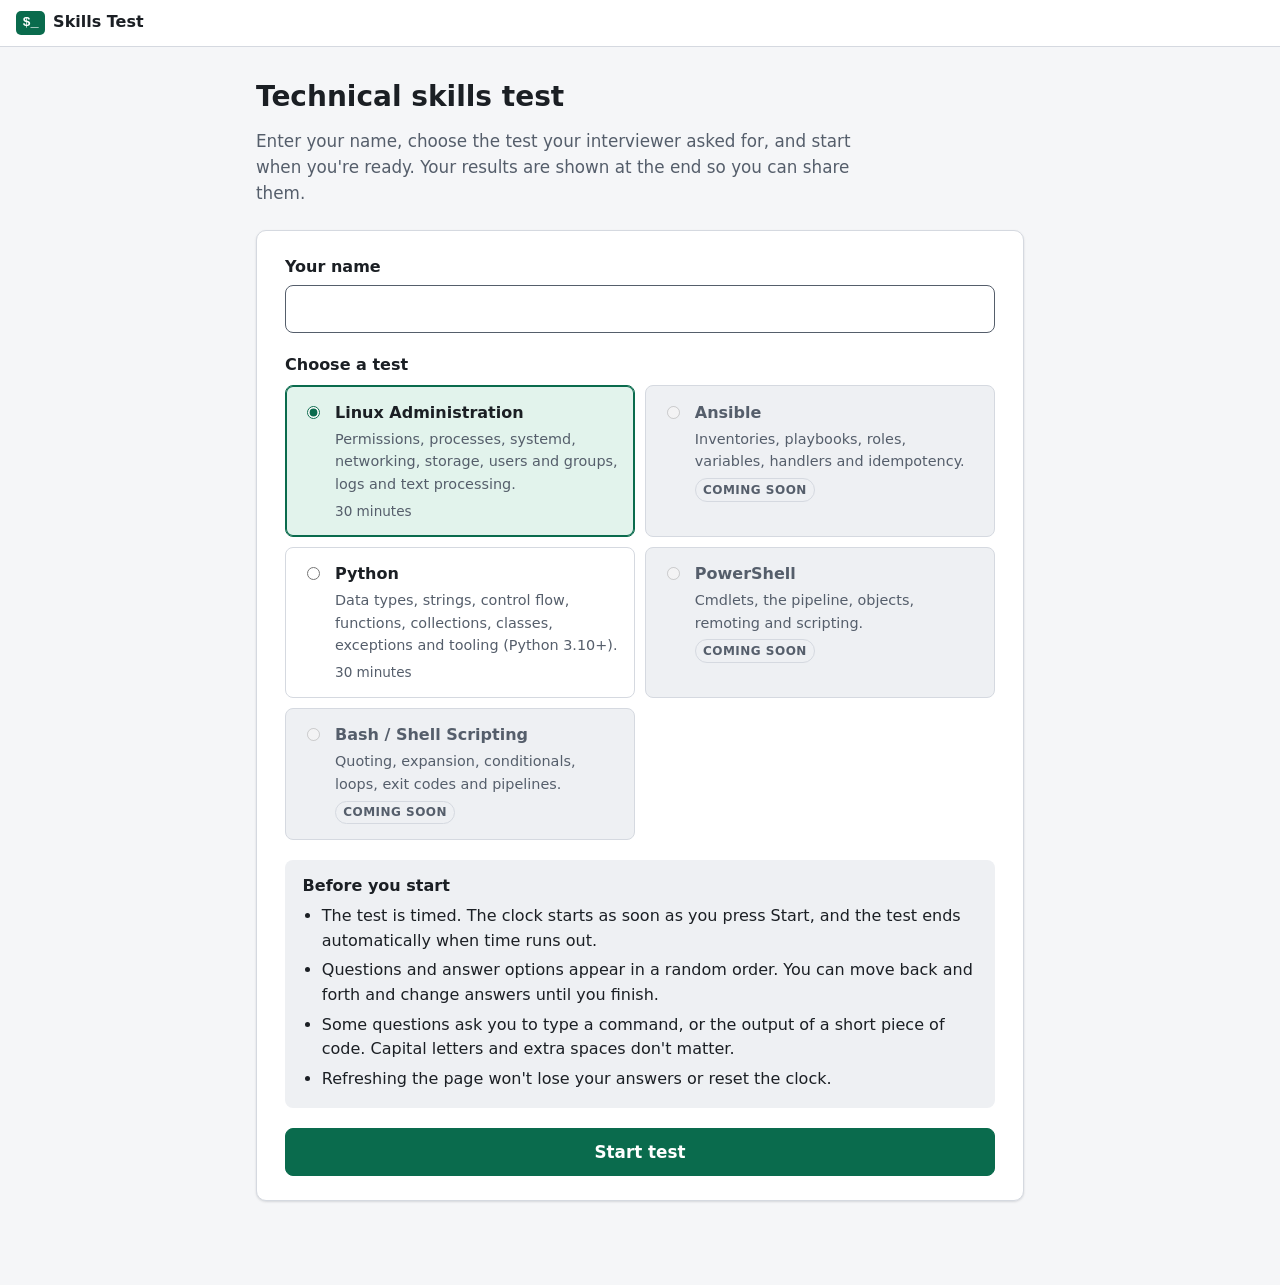
<file: index.html>
<!doctype html>
<html lang="en">
<head>
  <meta charset="utf-8">
  <meta name="viewport" content="width=device-width, initial-scale=1">
  <title>Skills Test</title>
  <meta name="description" content="Timed technical skills tests for interviews.">
  <link rel="stylesheet" href="assets/css/style.css">
</head>
<body data-page="landing">
  <a class="skip-link" href="#main">Skip to content</a>
  <header class="topbar">
    <a class="brand" href="index.html"><span class="brand-mark" aria-hidden="true">$_</span> Skills Test</a>
  </header>

  <main id="main" class="container">
    <section class="hero">
      <h1>Technical skills test</h1>
      <p class="lede">Enter your name, choose the test your interviewer asked for, and start when you're ready.
        Your results are shown at the end so you can share them.</p>
    </section>

    <form id="start-form" class="card" novalidate>
      <div class="field">
        <label for="candidate">Your name</label>
        <input id="candidate" name="candidate" type="text" autocomplete="name" maxlength="80" required
               aria-describedby="name-error">
        <p id="name-error" class="field-error" hidden>Please enter your name.</p>
      </div>

      <fieldset class="test-picker">
        <legend>Choose a test</legend>
        <div id="test-list" class="test-grid"></div>
        <p id="test-error" class="field-error" hidden>Please choose a test.</p>
      </fieldset>

      <div class="rules">
        <h2>Before you start</h2>
        <ul>
          <li>The test is timed. The clock starts as soon as you press Start, and the test ends automatically when time runs out.</li>
          <li>Questions and answer options appear in a random order. You can move back and forth and change answers until you finish.</li>
          <li>Some questions ask you to type a command, or the output of a short piece of code. Capital letters and extra spaces don't matter.</li>
          <li>Refreshing the page won't lose your answers or reset the clock.</li>
        </ul>
      </div>

      <button type="submit" class="btn btn-primary btn-large">Start test</button>
    </form>
  </main>

  <script src="data/tests.js"></script>
  <script src="assets/js/app.js"></script>
</body>
</html>
</file>
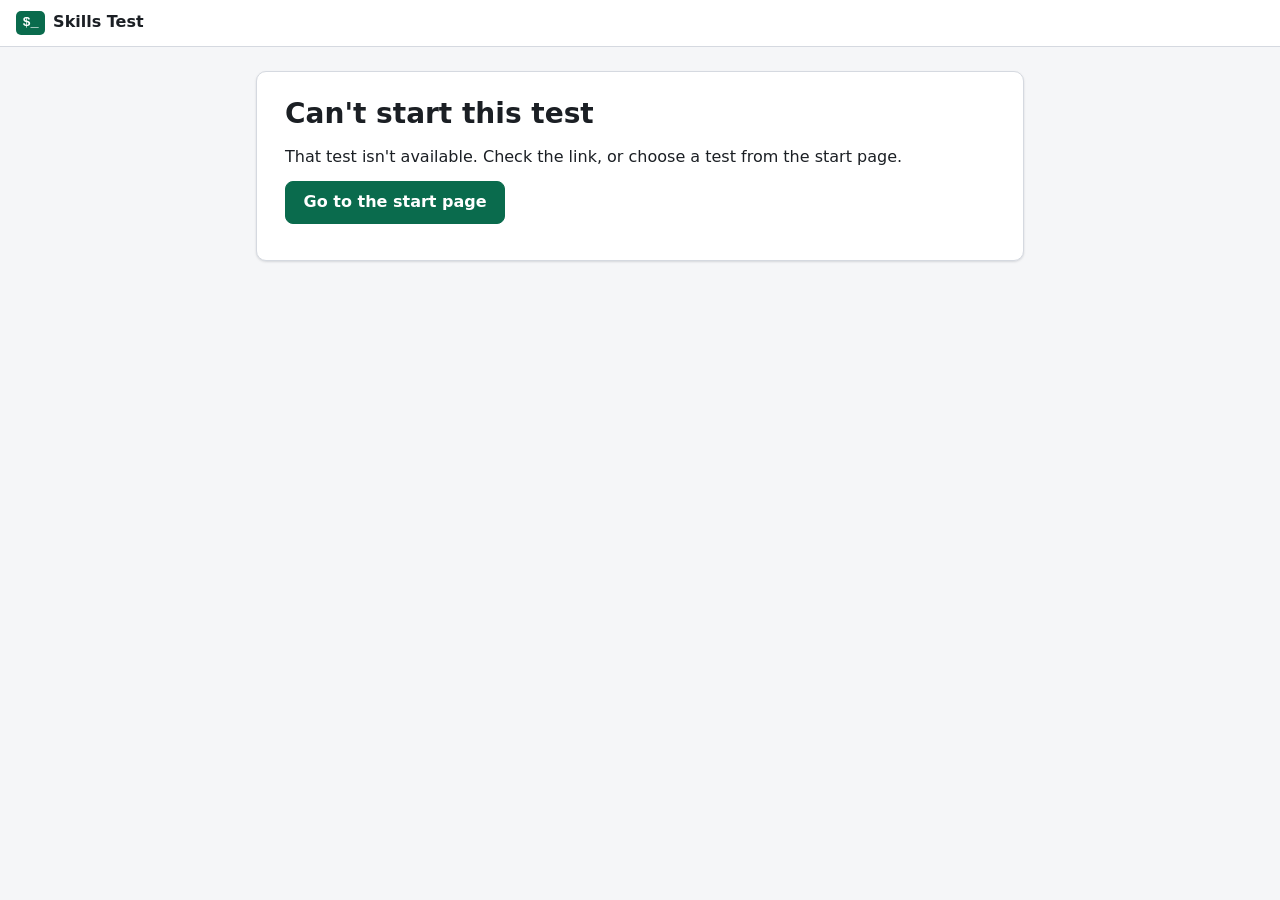
<file: test.html>
<!doctype html>
<html lang="en">
<head>
  <meta charset="utf-8">
  <meta name="viewport" content="width=device-width, initial-scale=1">
  <title>Skills Test</title>
  <link rel="stylesheet" href="assets/css/style.css">
</head>
<body data-page="test">
  <a class="skip-link" href="#main">Skip to content</a>
  <header class="topbar">
    <a class="brand" href="index.html"><span class="brand-mark" aria-hidden="true">$_</span> Skills Test</a>
    <span id="test-title" class="topbar-title"></span>
    <div id="timer" class="timer" role="timer" aria-label="Time remaining" hidden>--:--</div>
  </header>

  <main id="main" class="container">
    <section id="quiz" hidden>
      <div class="progress" aria-hidden="true"><div id="progress-bar" class="progress-bar"></div></div>
      <p id="q-meta" class="q-meta"></p>

      <form id="q-form" class="card question" autocomplete="off"></form>

      <div class="q-actions">
        <button type="button" id="prev-btn" class="btn">&larr; Previous</button>
        <button type="button" id="next-btn" class="btn btn-primary">Next &rarr;</button>
        <button type="button" id="finish-btn" class="btn btn-ghost">Finish test</button>
      </div>

      <nav class="q-grid-wrap" aria-label="Jump to question">
        <h2 class="q-grid-title">Questions <span id="answered-count" class="muted"></span></h2>
        <div id="q-grid" class="q-grid"></div>
      </nav>
    </section>

    <section id="results" hidden></section>

    <section id="error" class="card" hidden>
      <h1>Can't start this test</h1>
      <p id="error-msg"></p>
      <p><a class="btn btn-primary" href="index.html">Go to the start page</a></p>
    </section>
  </main>

  <dialog id="finish-dialog" aria-labelledby="finish-title" aria-describedby="finish-msg">
    <h2 id="finish-title">Finish the test?</h2>
    <p id="finish-msg"></p>
    <div class="dialog-actions">
      <button type="button" id="finish-cancel" class="btn">Keep going</button>
      <button type="button" id="finish-confirm" class="btn btn-primary">Finish and see results</button>
    </div>
  </dialog>

  <div id="sr-live" class="visually-hidden" aria-live="polite"></div>

  <script src="data/tests.js"></script>
  <script src="data/linux.js"></script>
  <script src="data/python.js"></script>
  <script src="assets/js/app.js"></script>
</body>
</html>
</file>
<file: assets/css/style.css>
/* Skills Test styles. Light and dark themes via CSS variables. */

:root {
  --bg: #f5f6f8;
  --surface: #ffffff;
  --surface-2: #eef0f3;
  --text: #1b1f24;
  --muted: #555e6b;
  --border: #d5d9e0;
  --accent: #0a6b4d;
  --accent-hover: #08573e;
  --accent-text: #ffffff;
  --accent-soft: #e2f3ec;
  --ok: #0a6b4d;
  --ok-soft: #e2f3ec;
  --bad: #b3261e;
  --bad-soft: #fbe9e7;
  --warn: #8a5300;
  --warn-soft: #fff3dc;
  --code-bg: #eef0f3;
  --code-text: #1b1f24;
  --focus: #1a5fd0;
  --radius: 10px;
  --shadow: 0 1px 2px rgba(16, 24, 40, 0.06), 0 1px 3px rgba(16, 24, 40, 0.08);
  --mono: ui-monospace, "Cascadia Code", "SFMono-Regular", Menlo, Consolas, "Liberation Mono", monospace;
  --sans: system-ui, -apple-system, "Segoe UI", Roboto, "Helvetica Neue", Arial, sans-serif;
  color-scheme: light;
}

@media (prefers-color-scheme: dark) {
  :root {
    --bg: #0f1216;
    --surface: #171b21;
    --surface-2: #1f242c;
    --text: #e6e9ee;
    --muted: #a3acb9;
    --border: #2e3540;
    --accent: #3ecf8e;
    --accent-hover: #5fdaa2;
    --accent-text: #062a1b;
    --accent-soft: #143326;
    --ok: #4ad295;
    --ok-soft: #143326;
    --bad: #ff8a80;
    --bad-soft: #3a1a18;
    --warn: #ffc069;
    --warn-soft: #3a2a10;
    --code-bg: #0b0e12;
    --code-text: #d7f5e6;
    --focus: #7fb0ff;
    --shadow: none;
    color-scheme: dark;
  }
}

*, *::before, *::after { box-sizing: border-box; }

html { -webkit-text-size-adjust: 100%; }

body {
  margin: 0;
  background: var(--bg);
  color: var(--text);
  font-family: var(--sans);
  font-size: 1rem;
  line-height: 1.55;
}

h1, h2, h3 { line-height: 1.25; margin: 0 0 0.5em; }
h1 { font-size: 1.75rem; }
h2 { font-size: 1.2rem; }
h3 { font-size: 1.05rem; }
p { margin: 0 0 0.75em; }

a { color: var(--accent); }

code, pre, .mono { font-family: var(--mono); }
code {
  font-size: 0.92em;
  background: var(--code-bg);
  color: var(--code-text);
  padding: 0.1em 0.35em;
  border-radius: 4px;
  overflow-wrap: anywhere;
}
pre.code {
  background: var(--code-bg);
  color: var(--code-text);
  border: 1px solid var(--border);
  border-radius: 8px;
  padding: 0.85rem 1rem;
  overflow-x: auto;
  margin: 0 0 1rem;
}
pre.code code { background: none; padding: 0; font-size: 0.95rem; }

:focus-visible { outline: 3px solid var(--focus); outline-offset: 2px; }
[tabindex="-1"]:focus { outline: none; }

[hidden] { display: none !important; }

.visually-hidden {
  position: absolute !important;
  width: 1px; height: 1px;
  overflow: hidden;
  clip: rect(0 0 0 0);
  white-space: nowrap;
}

.skip-link {
  position: absolute;
  left: 1rem; top: -3rem;
  background: var(--surface);
  color: var(--text);
  padding: 0.5rem 0.75rem;
  border-radius: 6px;
  z-index: 10;
}
.skip-link:focus { top: 0.5rem; }

.muted { color: var(--muted); font-weight: normal; }

/* ---------- layout ---------- */

.topbar {
  position: sticky;
  top: 0;
  z-index: 5;
  display: flex;
  align-items: center;
  gap: 1rem;
  padding: 0.65rem 1rem;
  background: var(--surface);
  border-bottom: 1px solid var(--border);
}
.brand {
  display: inline-flex;
  align-items: center;
  gap: 0.5rem;
  color: var(--text);
  font-weight: 650;
  text-decoration: none;
  white-space: nowrap;
}
.brand-mark {
  font-family: var(--mono);
  font-size: 0.85rem;
  background: var(--accent);
  color: var(--accent-text);
  padding: 0.1rem 0.4rem;
  border-radius: 5px;
}
.topbar-title {
  color: var(--muted);
  overflow: hidden;
  text-overflow: ellipsis;
  white-space: nowrap;
  min-width: 0;
}
.timer {
  margin-left: auto;
  font-family: var(--mono);
  font-size: 1.1rem;
  font-weight: 600;
  padding: 0.2rem 0.6rem;
  border-radius: 6px;
  border: 1px solid var(--border);
  background: var(--surface-2);
  font-variant-numeric: tabular-nums;
}
.timer.is-warn { color: var(--warn); background: var(--warn-soft); border-color: currentColor; }
.timer.is-danger { color: var(--bad); background: var(--bad-soft); border-color: currentColor; }

.container {
  max-width: 800px;
  margin: 0 auto;
  padding: 1.5rem 1rem 4rem;
}

.card {
  background: var(--surface);
  border: 1px solid var(--border);
  border-radius: var(--radius);
  box-shadow: var(--shadow);
  padding: 1.25rem;
  margin-bottom: 1.25rem;
}
@media (min-width: 600px) {
  .card { padding: 1.5rem 1.75rem; }
}

/* ---------- buttons ---------- */

.btn {
  display: inline-flex;
  align-items: center;
  justify-content: center;
  gap: 0.4rem;
  min-height: 2.6rem;
  padding: 0.5rem 1.1rem;
  font: inherit;
  font-weight: 600;
  color: var(--text);
  background: var(--surface);
  border: 1px solid var(--border);
  border-radius: 8px;
  cursor: pointer;
  text-decoration: none;
}
.btn:hover { background: var(--surface-2); }
.btn:disabled { opacity: 0.5; cursor: not-allowed; }
.btn-primary { background: var(--accent); border-color: var(--accent); color: var(--accent-text); }
.btn-primary:hover { background: var(--accent-hover); border-color: var(--accent-hover); }
.btn-ghost { background: transparent; }
.btn-large { width: 100%; min-height: 3rem; font-size: 1.05rem; }

/* ---------- forms ---------- */

.field { margin-bottom: 1.25rem; }
.field label { display: block; font-weight: 600; margin-bottom: 0.35rem; }
input[type="text"] {
  width: 100%;
  font: inherit;
  padding: 0.65rem 0.8rem;
  color: var(--text);
  background: var(--surface);
  border: 1px solid var(--muted);
  border-radius: 8px;
}
input.mono { font-family: var(--mono); }
input[aria-invalid="true"] { border-color: var(--bad); }
.field-error { color: var(--bad); font-weight: 600; margin: 0.35rem 0 0; }
.hint { color: var(--muted); font-size: 0.92rem; }

fieldset { border: 0; margin: 0; padding: 0; min-width: 0; }
legend { padding: 0; }

/* ---------- landing ---------- */

.hero { margin: 0.5rem 0 1.5rem; }
.lede { color: var(--muted); font-size: 1.05rem; max-width: 60ch; }

.test-picker legend { font-weight: 600; margin-bottom: 0.5rem; }
.test-grid { display: grid; gap: 0.6rem; margin-bottom: 1.25rem; }
@media (min-width: 640px) {
  .test-grid { grid-template-columns: 1fr 1fr; }
}
.test-card {
  position: relative;
  display: flex;
  gap: 0.75rem;
  align-items: flex-start;
  padding: 0.9rem 1rem;
  border: 1px solid var(--border);
  border-radius: 8px;
  background: var(--surface);
  cursor: pointer;
}
.test-card:hover { border-color: var(--accent); }
.test-card:has(input:checked) { border-color: var(--accent); background: var(--accent-soft); box-shadow: inset 0 0 0 1px var(--accent); }
.test-card:has(input:focus-visible) { outline: 3px solid var(--focus); outline-offset: 2px; }
.test-card input { margin-top: 0.3rem; accent-color: var(--accent); }
.test-card.is-soon { cursor: not-allowed; background: var(--surface-2); }
.test-card.is-soon:hover { border-color: var(--border); }
.test-card.is-soon .test-card-title { color: var(--muted); }
.test-card-body { display: flex; flex-direction: column; gap: 0.15rem; }
.test-card-title { font-weight: 650; }
.test-card-desc { font-size: 0.9rem; color: var(--muted); }
.test-card-meta { font-size: 0.85rem; color: var(--muted); margin-top: 0.2rem; }
.badge {
  display: inline-block;
  font-size: 0.75rem;
  font-weight: 650;
  text-transform: uppercase;
  letter-spacing: 0.04em;
  padding: 0.1rem 0.45rem;
  border-radius: 999px;
  border: 1px solid var(--border);
  color: var(--muted);
}

.rules {
  background: var(--surface-2);
  border-radius: 8px;
  padding: 1rem 1.1rem 0.25rem;
  margin-bottom: 1.25rem;
}
.rules h2 { font-size: 1rem; }
.rules ul { margin: 0 0 0.75rem; padding-left: 1.2rem; }
.rules li { margin-bottom: 0.3rem; }

/* ---------- quiz ---------- */

.progress {
  height: 6px;
  background: var(--surface-2);
  border-radius: 999px;
  overflow: hidden;
  margin-bottom: 0.75rem;
}
.progress-bar { height: 100%; width: 0; background: var(--accent); transition: width 0.2s ease; }

.q-meta { color: var(--muted); font-size: 0.92rem; margin-bottom: 0.5rem; }
.q-text { font-size: 1.15rem; font-weight: 600; margin-bottom: 1rem; }

.options legend { margin-bottom: 0.6rem; }
.option {
  display: flex;
  gap: 0.75rem;
  align-items: flex-start;
  padding: 0.75rem 0.9rem;
  margin-bottom: 0.5rem;
  border: 1px solid var(--border);
  border-radius: 8px;
  cursor: pointer;
}
.option:hover { border-color: var(--accent); }
.option:has(input:checked) { border-color: var(--accent); background: var(--accent-soft); }
.option input { margin-top: 0.3rem; flex: none; width: 1.05rem; height: 1.05rem; accent-color: var(--accent); }

.q-actions { display: flex; flex-wrap: wrap; gap: 0.6rem; margin-bottom: 1.5rem; }
.q-actions #finish-btn { margin-left: auto; }

.q-grid-title { font-size: 0.95rem; }
.q-grid { display: flex; flex-wrap: wrap; gap: 0.4rem; }
.q-dot {
  width: 2.4rem;
  height: 2.4rem;
  font: inherit;
  font-size: 0.9rem;
  font-variant-numeric: tabular-nums;
  color: var(--text);
  background: var(--surface);
  border: 1px solid var(--border);
  border-radius: 6px;
  cursor: pointer;
}
.q-dot.is-done { background: var(--accent-soft); border-color: var(--accent); }
.q-dot[aria-current="step"] { box-shadow: inset 0 0 0 2px var(--text); font-weight: 700; }

dialog {
  max-width: 28rem;
  width: calc(100% - 2rem);
  padding: 1.5rem;
  color: var(--text);
  background: var(--surface);
  border: 1px solid var(--border);
  border-radius: var(--radius);
}
dialog::backdrop { background: rgba(0, 0, 0, 0.55); }
.dialog-actions { display: flex; flex-wrap: wrap; justify-content: flex-end; gap: 0.6rem; margin-top: 1rem; }

/* ---------- results ---------- */

.eyebrow {
  text-transform: uppercase;
  letter-spacing: 0.08em;
  font-size: 0.8rem;
  font-weight: 700;
  color: var(--accent);
  margin-bottom: 0.25rem;
}
.score { display: flex; align-items: baseline; gap: 1rem; flex-wrap: wrap; margin: 0.5rem 0; }
.score-num { font-size: 2.6rem; font-weight: 750; font-variant-numeric: tabular-nums; }
.score-pct { font-size: 1.5rem; font-weight: 650; color: var(--accent); }

.meter {
  display: block;
  height: 10px;
  background: var(--surface-2);
  border-radius: 999px;
  overflow: hidden;
  margin-bottom: 1.25rem;
}
.meter > span { display: block; height: 100%; background: var(--accent); border-radius: 999px; }
.meter-small { display: inline-block; width: 6rem; height: 8px; margin: 0 0.6rem 0 0; vertical-align: middle; }

.facts {
  display: grid;
  grid-template-columns: repeat(auto-fit, minmax(10rem, 1fr));
  gap: 0.75rem 1.5rem;
  margin: 0;
}
.facts dt { font-size: 0.8rem; color: var(--muted); text-transform: uppercase; letter-spacing: 0.05em; }
.facts dd { margin: 0; font-weight: 600; overflow-wrap: anywhere; }

.result-actions { display: flex; flex-wrap: wrap; gap: 0.6rem; margin-bottom: 0.5rem; }
.copy-fallback {
  width: 100%;
  font-family: var(--mono);
  font-size: 0.85rem;
  color: var(--text);
  background: var(--surface);
  border: 1px solid var(--border);
  border-radius: 8px;
  padding: 0.75rem;
  margin-bottom: 1rem;
}

.cat-table { width: 100%; border-collapse: collapse; }
.cat-table th, .cat-table td { text-align: left; padding: 0.55rem 0.4rem; border-bottom: 1px solid var(--border); }
.cat-table thead th { font-size: 0.8rem; color: var(--muted); text-transform: uppercase; letter-spacing: 0.05em; }
.cat-table tbody th { font-weight: 600; }
.cat-table tr:last-child th, .cat-table tr:last-child td { border-bottom: 0; }
.num { font-variant-numeric: tabular-nums; white-space: nowrap; }
.bar-cell { white-space: nowrap; }

.review-section > h2 { margin: 1.5rem 0 0.75rem; }
.review { list-style: none; padding: 0; margin: 0; }
.review-item {
  background: var(--surface);
  border: 1px solid var(--border);
  border-left: 5px solid var(--border);
  border-radius: var(--radius);
  padding: 1rem 1.2rem;
  margin-bottom: 0.9rem;
  break-inside: avoid;
}
.review-item.is-correct { border-left-color: var(--ok); }
.review-item.is-incorrect { border-left-color: var(--bad); }
.review-item.is-unanswered { border-left-color: var(--warn); }
.review-head { display: flex; flex-wrap: wrap; align-items: center; gap: 0.6rem; margin-bottom: 0.5rem; font-size: 0.9rem; }
.review-q { font-size: 1rem; font-weight: 600; }

.pill {
  font-size: 0.78rem;
  font-weight: 700;
  padding: 0.1rem 0.55rem;
  border-radius: 999px;
  border: 1px solid currentColor;
}
.pill-correct { color: var(--ok); background: var(--ok-soft); }
.pill-incorrect { color: var(--bad); background: var(--bad-soft); }
.pill-unanswered { color: var(--warn); background: var(--warn-soft); }

.review-options { list-style: none; padding: 0; margin: 0 0 0.75rem; }
.review-options li {
  padding: 0.45rem 0.7rem;
  margin-bottom: 0.35rem;
  border: 1px solid var(--border);
  border-radius: 6px;
}
.review-options li.is-answer { border-color: var(--ok); background: var(--ok-soft); }
.review-options li.is-picked:not(.is-answer) { border-color: var(--bad); background: var(--bad-soft); }
.tag {
  display: inline-block;
  font-size: 0.75rem;
  font-weight: 700;
  margin-left: 0.25rem;
  padding: 0 0.4rem;
  border-radius: 4px;
  white-space: nowrap;
}
.tag-answer { color: var(--ok); border: 1px solid var(--ok); }
.tag-picked { color: var(--text); border: 1px solid var(--muted); }

.label { font-weight: 700; }
.explanation {
  background: var(--surface-2);
  border-radius: 6px;
  padding: 0.7rem 0.85rem;
  font-size: 0.95rem;
}

/* ---------- print ---------- */

@media print {
  :root {
    --bg: #fff; --surface: #fff; --surface-2: #f2f2f2; --text: #000; --muted: #444;
    --border: #bbb; --accent: #0a6b4d; --code-bg: #f2f2f2; --code-text: #000;
    --ok: #0a6b4d; --ok-soft: #fff; --bad: #b3261e; --bad-soft: #fff; --warn: #8a5300; --warn-soft: #fff;
    --accent-soft: #fff;
  }
  body { font-size: 11pt; }
  .topbar, .skip-link, .no-print, #quiz, dialog { display: none !important; }
  .container { max-width: none; padding: 0; }
  .card, .review-item { box-shadow: none; }
  .meter, .meter > span { -webkit-print-color-adjust: exact; print-color-adjust: exact; }
  a { color: inherit; text-decoration: none; }
}

@media (prefers-reduced-motion: reduce) {
  * { transition: none !important; }
}
</file>
